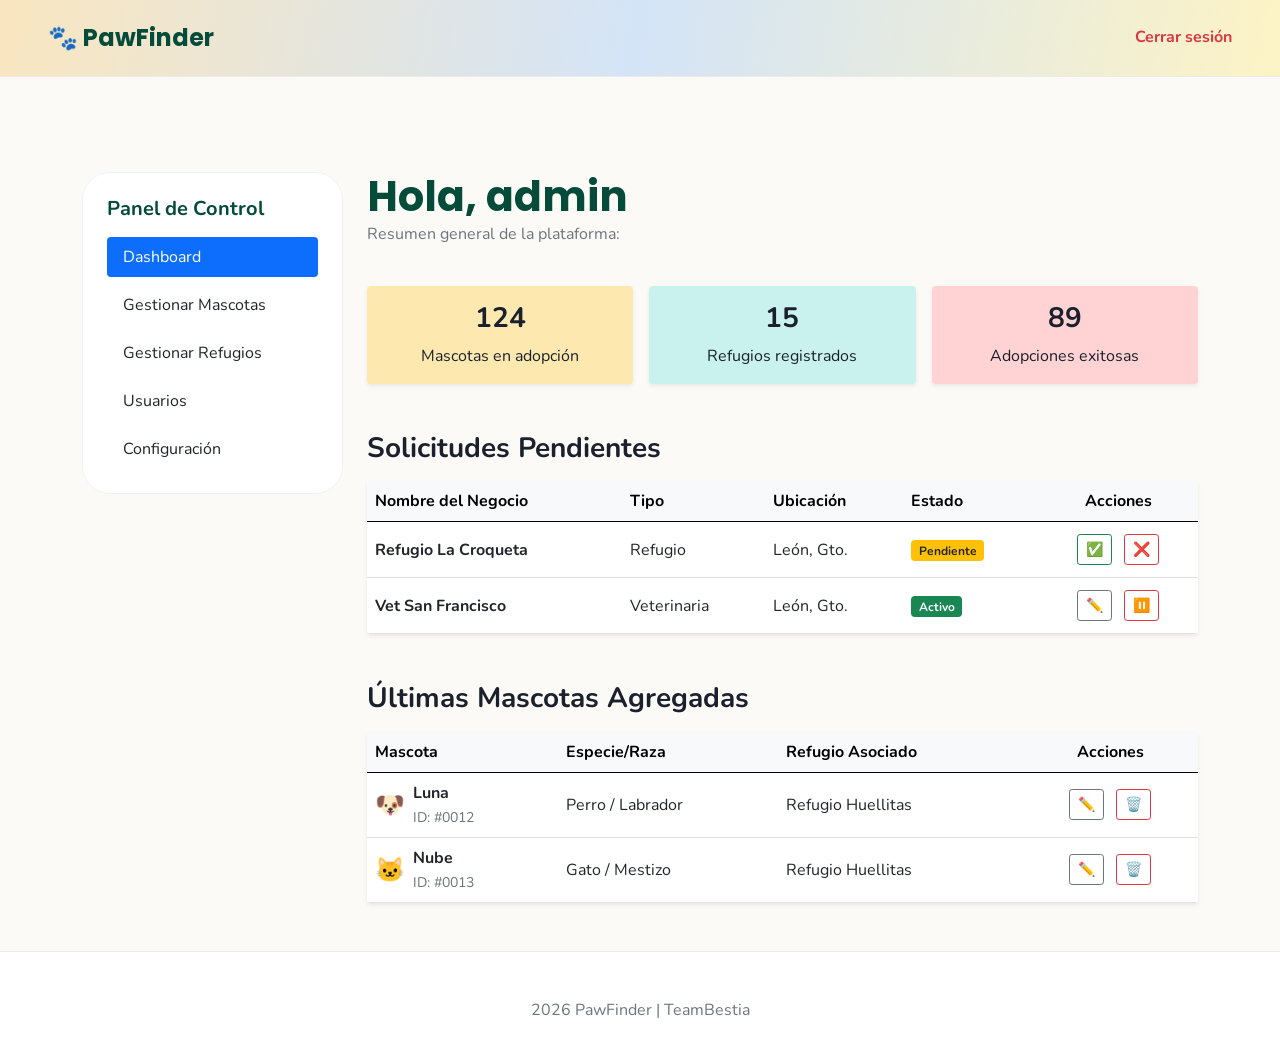
<file: admin.html>
<!DOCTYPE html>
<html lang="es">
<head>
    <meta charset="UTF-8">
    <meta name="viewport" content="width=device-width, initial-scale=1.0">
    <meta name="autor" content="TeamBestia: Araujo, González, Romo, Williams">
    <title>Panel de Administración | PawFinder</title>

    <link rel="preconnect" href="https://fonts.googleapis.com">
    <link rel="preconnect" href="https://fonts.gstatic.com" crossorigin>
    <link href="https://fonts.googleapis.com/css2?family=Nunito:wght@400;600;700;800&family=Poppins:wght@400;500;700;800&display=swap" rel="stylesheet">

    <link rel="stylesheet" href="CSS/bootstrap.min.css">
    <link rel="stylesheet" href="CSS/estilo.css">
</head>
<body>
    <header class="cabecera-fija">
        <nav class="navbar navbar-expand-lg container-fluid p-0">
            <a class="navbar-brand logo-texto" href="index.html"><span class="patita">🐾</span> PawFinder</a>
            <button class="navbar-toggler" type="button" data-bs-toggle="collapse" data-bs-target="#menuPrincipal" aria-controls="menuPrincipal" aria-expanded="false" aria-label="Abrir menú">
                <span class="navbar-toggler-icon"></span>
            </button>
            <div class="collapse navbar-collapse" id="menuPrincipal">
                <div class="menu-navegacion ms-lg-auto">
                    <a href="index.html" class="boton-limpiar text-danger fw-bold ms-3">Cerrar sesión</a>
                </div>
            </div>
        </nav>
    </header>

    <!-- Agregamos un poco de padding top extra por la cabecera fija apoco si agregamos mi victor -->
    <main class="container pt-5 mt-5 mb-5">
        <div class="row g-4">
            
            <!-- Barra lateral de navegación Admin -->
            <aside class="col-lg-3">
                <button class="btn-filtros d-lg-none w-100 mb-3" type="button" data-bs-toggle="collapse" data-bs-target="#panelAdmin" aria-expanded="false" aria-controls="panelAdmin">☰ Menú de Admin</button>
                
                <!-- Usamos una estructura similar a la de filtros para mantener el estilo visual -->
                <div class="panel-filtros collapse d-lg-block" id="panelAdmin">
                    <h5 class="fw-bold texto-verde mb-3">Panel de Control</h5>
                    <div class="nav flex-column nav-pills gap-2" id="v-pills-tab" role="tablist" aria-orientation="vertical">
                        <button class="nav-link active text-start" type="button">Dashboard</button>
                        <button class="nav-link text-start text-dark" type="button">Gestionar Mascotas</button>
                        <button class="nav-link text-start text-dark" type="button">Gestionar Refugios</button>
                        <button class="nav-link text-start text-dark" type="button">Usuarios</button>
                        <button class="nav-link text-start text-dark" type="button">Configuración</button>
                    </div>
                </div>
            </aside>

            <!-- Área principal del Administrador -->
            <section class="col-lg-9">
                <div class="encabezado-resultados mb-4">
                    <div>
                        <h1>Hola, admin</h1>
                        <p class="text-muted">Resumen general de la plataforma:</p>
                    </div>
                </div>

                <!-- Tarjetas de estadísticas (Dashboard) -->
                <div class="row g-3 mb-5">
                    <div class="col-md-4">
                        <div class="card border-0 shadow-sm fondo-amarillo h-100">
                            <div class="card-body text-center">
                                <h3 class="fw-bold">124</h3>
                                <p class="mb-0">Mascotas en adopción</p>
                            </div>
                        </div>
                    </div>
                    <div class="col-md-4">
                        <div class="card border-0 shadow-sm fondo-turquesa h-100">
                            <div class="card-body text-center">
                                <h3 class="fw-bold">15</h3>
                                <p class="mb-0">Refugios registrados</p>
                            </div>
                        </div>
                    </div>
                    <div class="col-md-4">
                        <div class="card border-0 shadow-sm fondo-coral h-100">
                            <div class="card-body text-center">
                                <h3 class="fw-bold">89</h3>
                                <p class="mb-0">Adopciones exitosas</p>
                            </div>
                        </div>
                    </div>
                </div>

                <!-- Tabla de gestión (Mockup) -->
                <h3 class="fw-bold mb-3">Solicitudes Pendientes</h3>
                <div class="table-responsive shadow-sm rounded">
                    <table class="table table-hover align-middle mb-0 bg-white">
                        <thead class="table-light">
                            <tr>
                                <th>Nombre del Negocio</th>
                                <th>Tipo</th>
                                <th>Ubicación</th>
                                <th>Estado</th>
                                <th class="text-center">Acciones</th>
                            </tr>
                        </thead>
                        <tbody>
                            <tr>
                                <td class="fw-bold">Refugio La Croqueta</td>
                                <td>Refugio</td>
                                <td>León, Gto.</td>
                                <td><span class="badge bg-warning text-dark">Pendiente</span></td>
                                <td class="text-center">
                                    <button class="btn btn-sm btn-outline-success m-1" title="Aprobar">✅</button>
                                    <button class="btn btn-sm btn-outline-danger m-1" title="Rechazar">❌</button>
                                </td>
                            </tr>
                            <tr>
                                <td class="fw-bold">Vet San Francisco</td>
                                <td>Veterinaria</td>
                                <td>León, Gto.</td>
                                <td><span class="badge bg-success">Activo</span></td>
                                <td class="text-center">
                                    <button class="btn btn-sm btn-outline-secondary m-1" title="Editar">✏️</button>
                                    <button class="btn btn-sm btn-outline-danger m-1" title="Suspender">⏸️</button>
                                </td>
                            </tr>
                        </tbody>
                    </table>
                </div>

                <div class="mt-5">
                    <h3 class="fw-bold mb-3">Últimas Mascotas Agregadas</h3>
                    <div class="table-responsive shadow-sm rounded">
                        <table class="table table-hover align-middle mb-0 bg-white">
                            <thead class="table-light">
                                <tr>
                                    <th>Mascota</th>
                                    <th>Especie/Raza</th>
                                    <th>Refugio Asociado</th>
                                    <th class="text-center">Acciones</th>
                                </tr>
                            </thead>
                            <tbody>
                                <tr>
                                    <td>
                                        <div class="d-flex align-items-center">
                                            <span class="fs-4 me-2">🐶</span>
                                            <div>
                                                <div class="fw-bold">Luna</div>
                                                <small class="text-muted">ID: #0012</small>
                                            </div>
                                        </div>
                                    </td>
                                    <td>Perro / Labrador</td>
                                    <td>Refugio Huellitas</td>
                                    <td class="text-center">
                                        <button class="btn btn-sm btn-outline-secondary m-1" title="Editar">✏️</button>
                                        <button class="btn btn-sm btn-outline-danger m-1" title="Eliminar">🗑️</button>
                                    </td>
                                </tr>
                                <tr>
                                    <td>
                                        <div class="d-flex align-items-center">
                                            <span class="fs-4 me-2">🐱</span>
                                            <div>
                                                <div class="fw-bold">Nube</div>
                                                <small class="text-muted">ID: #0013</small>
                                            </div>
                                        </div>
                                    </td>
                                    <td>Gato / Mestizo</td>
                                    <td>Refugio Huellitas</td>
                                    <td class="text-center">
                                        <button class="btn btn-sm btn-outline-secondary m-1" title="Editar">✏️</button>
                                        <button class="btn btn-sm btn-outline-danger m-1" title="Eliminar">🗑️</button>
                                    </td>
                                </tr>
                            </tbody>
                        </table>
                    </div>
                </div>

            </section>
        </div>
    </main>

    <footer class="pie-pagina mt-auto">
        <div class="container">
            <div class="row pt-3 text-center">
                <div class="col-12">
                    <p class="mb-0 text-muted"> 2026 PawFinder | TeamBestia</p>
                </div>
            </div>
        </div>
    </footer>

    <script src="../JS/bootstrap.bundle.min.js"></script>
</body>
</html>
</file>
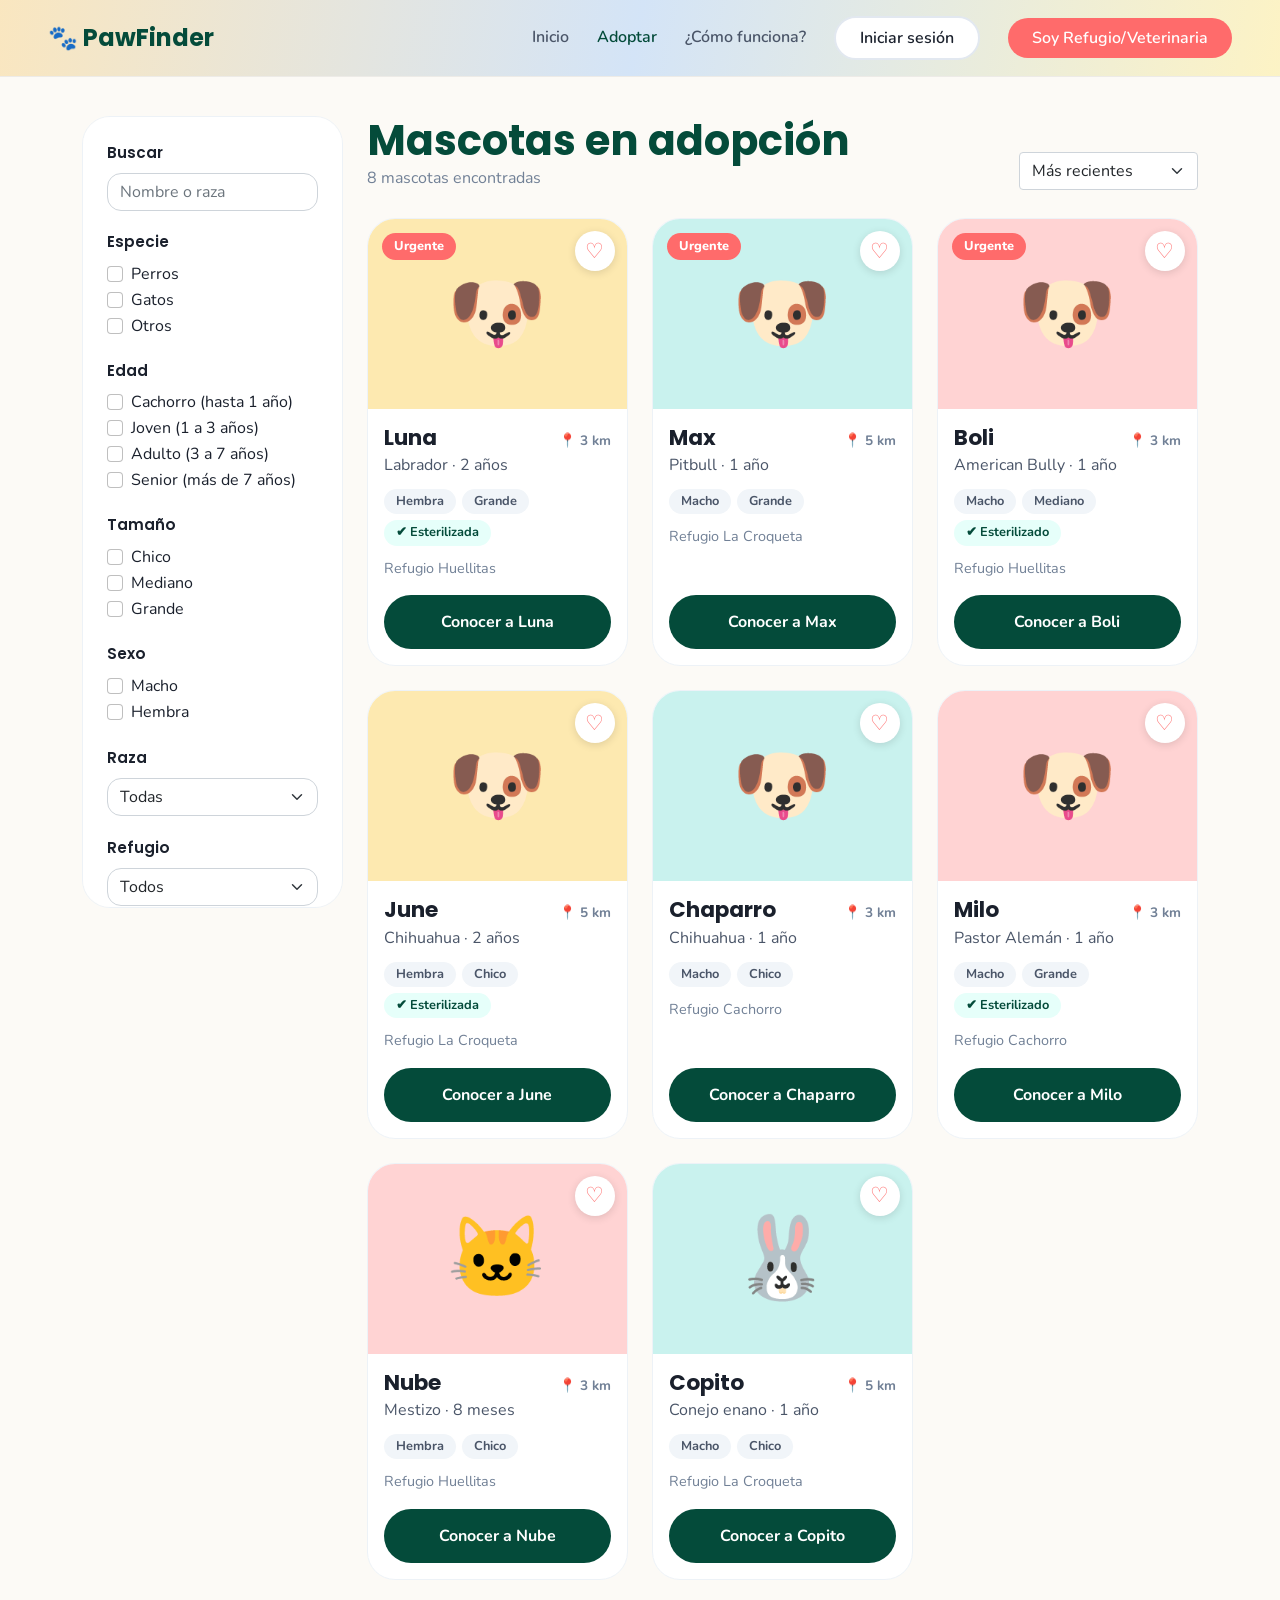
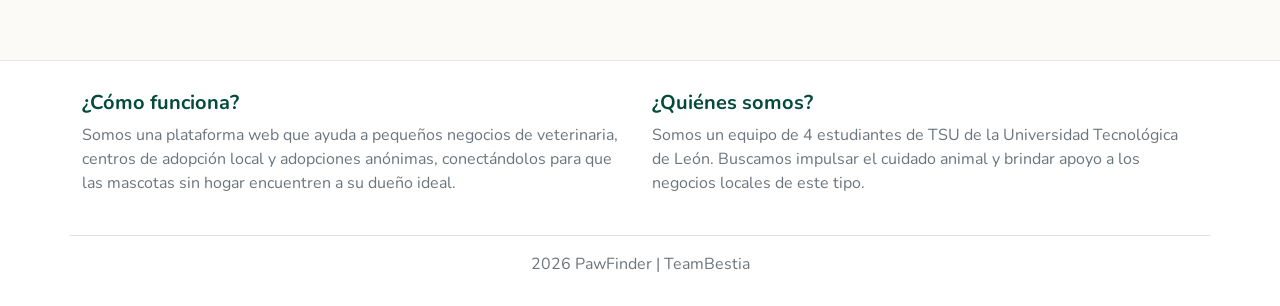
<file: adoptar.html>
<!DOCTYPE html>
<html lang="es">
<head>
    <meta charset="UTF-8">
    <meta name="viewport" content="width=device-width, initial-scale=1.0">
    <meta name="autor" content="TeamBestia: Araujo, González, Romo, Williams">
    <title>Adoptar | PawFinder</title>
 
    <link rel="preconnect" href="https://fonts.googleapis.com">
    <link rel="preconnect" href="https://fonts.gstatic.com" crossorigin>
    <link href="https://fonts.googleapis.com/css2?family=Nunito:wght@400;600;700;800&family=Poppins:wght@400;500;700;800&display=swap" rel="stylesheet">
 
    <link rel="stylesheet" href="CSS/bootstrap.min.css">
    <link rel="stylesheet" href="CSS/estilo.css">
</head>
<body>
    <header class="cabecera-fija">
        <nav class="navbar navbar-expand-lg container-fluid p-0">
            <!-- Si usas imagen de logo: <a class="navbar-brand" href="index.html"><img src="../IMG/TU-LOGO.png" alt="Logotipo de PawFinder"></a> -->
            <a class="navbar-brand logo-texto" href="index.html"><span class="patita">🐾</span> PawFinder</a>
            <button class="navbar-toggler" type="button" data-bs-toggle="collapse" data-bs-target="#menuPrincipal" aria-controls="menuPrincipal" aria-expanded="false" aria-label="Abrir menú">
                <span class="navbar-toggler-icon"></span>
            </button>
            <div class="collapse navbar-collapse" id="menuPrincipal">
                <div class="menu-navegacion ms-lg-auto">
                    <a href="index.html">Inicio</a>
                    <a href="adoptar.html" class="activo">Adoptar</a>
                    <a href="#como-funciona">¿Cómo funciona?</a>
                    <a href="login.html" class="boton-ingreso">Iniciar sesión</a>
                    <a href="registroRefugioYVeterinaria.html" class="boton-donar">Soy Refugio/Veterinaria</a>
                </div>
            </div>
        </nav>
    </header>
 
    <main class="container seccion-adoptar">
        <div class="row g-4">
            <!-- Barra lateral de filtros (en celular se despliega con el botón) -->
            <aside class="col-lg-3">
                <button class="btn-filtros d-lg-none w-100 mb-3" type="button" data-bs-toggle="collapse" data-bs-target="#panelFiltros" aria-expanded="false" aria-controls="panelFiltros">☰ Filtrar mascotas</button>
                <form class="panel-filtros collapse d-lg-block" id="panelFiltros">
            <div class="grupo-filtro"><label class="titulo-filtro" for="buscar">Buscar</label><input type="search" class="form-control" id="buscar" placeholder="Nombre o raza"></div>
            <fieldset class="grupo-filtro"><legend class="titulo-filtro">Especie</legend>
                <div class="form-check"><input class="form-check-input" type="checkbox" name="especie" id="especie-0" value="perro"><label class="form-check-label" for="especie-0">Perros</label></div>
                <div class="form-check"><input class="form-check-input" type="checkbox" name="especie" id="especie-1" value="gato"><label class="form-check-label" for="especie-1">Gatos</label></div>
                <div class="form-check"><input class="form-check-input" type="checkbox" name="especie" id="especie-2" value="otro"><label class="form-check-label" for="especie-2">Otros</label></div>
            </fieldset>
            <fieldset class="grupo-filtro"><legend class="titulo-filtro">Edad</legend>
                <div class="form-check"><input class="form-check-input" type="checkbox" name="edad" id="edad-0" value="cachorro"><label class="form-check-label" for="edad-0">Cachorro (hasta 1 año)</label></div>
                <div class="form-check"><input class="form-check-input" type="checkbox" name="edad" id="edad-1" value="joven"><label class="form-check-label" for="edad-1">Joven (1 a 3 años)</label></div>
                <div class="form-check"><input class="form-check-input" type="checkbox" name="edad" id="edad-2" value="adulto"><label class="form-check-label" for="edad-2">Adulto (3 a 7 años)</label></div>
                <div class="form-check"><input class="form-check-input" type="checkbox" name="edad" id="edad-3" value="senior"><label class="form-check-label" for="edad-3">Senior (más de 7 años)</label></div>
            </fieldset>
            <fieldset class="grupo-filtro"><legend class="titulo-filtro">Tamaño</legend>
                <div class="form-check"><input class="form-check-input" type="checkbox" name="tamano" id="tamano-0" value="chico"><label class="form-check-label" for="tamano-0">Chico</label></div>
                <div class="form-check"><input class="form-check-input" type="checkbox" name="tamano" id="tamano-1" value="mediano"><label class="form-check-label" for="tamano-1">Mediano</label></div>
                <div class="form-check"><input class="form-check-input" type="checkbox" name="tamano" id="tamano-2" value="grande"><label class="form-check-label" for="tamano-2">Grande</label></div>
            </fieldset>
            <fieldset class="grupo-filtro"><legend class="titulo-filtro">Sexo</legend>
                <div class="form-check"><input class="form-check-input" type="checkbox" name="sexo" id="sexo-0" value="macho"><label class="form-check-label" for="sexo-0">Macho</label></div>
                <div class="form-check"><input class="form-check-input" type="checkbox" name="sexo" id="sexo-1" value="hembra"><label class="form-check-label" for="sexo-1">Hembra</label></div>
            </fieldset>
            <div class="grupo-filtro"><label class="titulo-filtro" for="raza">Raza</label><select class="form-select" id="raza"><option>Todas</option><option>Labrador</option><option>Pitbull</option><option>American Bully</option><option>Chihuahua</option><option>Pastor Alemán</option><option>Mestizo</option><option>Conejo</option></select></div>
            <div class="grupo-filtro"><label class="titulo-filtro" for="refugio">Refugio</label><select class="form-select" id="refugio"><option>Todos</option><option>Refugio Huellitas</option><option>Refugio La Croqueta</option><option>Refugio Cachorro</option></select></div>
            <div class="grupo-filtro"><label class="titulo-filtro" for="distancia">Distancia máxima: <span>10 km</span></label><input type="range" class="form-range" id="distancia" min="1" max="20" value="10"></div>
            <fieldset class="grupo-filtro"><legend class="titulo-filtro">Salud y prioridad</legend>
                <div class="form-check form-switch"><input class="form-check-input" type="checkbox" role="switch" id="esterilizado"><label class="form-check-label" for="esterilizado">Solo esterilizados</label></div>
                <div class="form-check form-switch"><input class="form-check-input" type="checkbox" role="switch" id="vacunas"><label class="form-check-label" for="vacunas">Vacunas al día</label></div>
                <div class="form-check form-switch"><input class="form-check-input" type="checkbox" role="switch" id="urgente"><label class="form-check-label" for="urgente">Solo casos urgentes</label></div>
            </fieldset>
            <div class="d-grid gap-2"><button type="submit" class="btn-principal border-0">Aplicar filtros</button><button type="reset" class="btn-limpiar">Limpiar</button></div>
                </form>
            </aside>
 
            <!-- Resultados -->
            <section class="col-lg-9">
                <div class="encabezado-resultados">
                    <div>
                        <h1>Mascotas en adopción</h1>
                        <p class="mb-0">8 mascotas encontradas</p>
                    </div>
                    <select class="form-select w-auto" aria-label="Ordenar mascotas">
                        <option>Más recientes</option><option>Más cercanas</option><option>Urgentes primero</option>
                    </select>
                </div>
 
                <!-- Para usar foto real, cambia el emoji de cada tarjeta por: <img src="../IMG/luna.jpg" alt="Luna"> -->
                <div class="row row-cols-1 row-cols-sm-2 row-cols-xl-3 g-4">
                <div class="col" data-especie="perro" data-edad="2" data-tamano="grande" data-sexo="hembra" data-esterilizado="si" data-km="3">
                    <article class="card tarjeta-mascota h-100">
                        <div class="area-imagen fondo-amarillo"><span class="etiqueta-urgente">Urgente</span>
                            <button class="btn-favorito" type="button" aria-label="Guardar a Luna en favoritos">♡</button>
                            <span class="placeholder-mascota" aria-hidden="true">🐶</span>
                        </div>
                        <div class="card-body">
                            <div class="d-flex justify-content-between align-items-start gap-2">
                                <h3 class="nombre-mascota">Luna</h3><span class="distancia">📍 3 km</span>
                            </div>
                            <p class="raza">Labrador · 2 años</p>
                            <div class="chips"><span class="chip">Hembra</span><span class="chip">Grande</span><span class="chip chip-ok">✔ Esterilizada</span></div>
                            <p class="refugio">Refugio Huellitas</p>
                        </div>
                        <div class="px-3 pb-3"><a href="detalle-mascota.html" class="btn-principal d-block text-center">Conocer a Luna</a></div>
                    </article>
                </div>
                <div class="col" data-especie="perro" data-edad="1" data-tamano="grande" data-sexo="macho" data-esterilizado="no" data-km="5">
                    <article class="card tarjeta-mascota h-100">
                        <div class="area-imagen fondo-turquesa"><span class="etiqueta-urgente">Urgente</span>
                            <button class="btn-favorito" type="button" aria-label="Guardar a Max en favoritos">♡</button>
                            <span class="placeholder-mascota" aria-hidden="true">🐶</span>
                        </div>
                        <div class="card-body">
                            <div class="d-flex justify-content-between align-items-start gap-2">
                                <h3 class="nombre-mascota">Max</h3><span class="distancia">📍 5 km</span>
                            </div>
                            <p class="raza">Pitbull · 1 año</p>
                            <div class="chips"><span class="chip">Macho</span><span class="chip">Grande</span></div>
                            <p class="refugio">Refugio La Croqueta</p>
                        </div>
                        <div class="px-3 pb-3"><a href="detalle-mascota.html" class="btn-principal d-block text-center">Conocer a Max</a></div>
                    </article>
                </div>
                <div class="col" data-especie="perro" data-edad="1" data-tamano="mediano" data-sexo="macho" data-esterilizado="si" data-km="3">
                    <article class="card tarjeta-mascota h-100">
                        <div class="area-imagen fondo-coral"><span class="etiqueta-urgente">Urgente</span>
                            <button class="btn-favorito" type="button" aria-label="Guardar a Boli en favoritos">♡</button>
                            <span class="placeholder-mascota" aria-hidden="true">🐶</span>
                        </div>
                        <div class="card-body">
                            <div class="d-flex justify-content-between align-items-start gap-2">
                                <h3 class="nombre-mascota">Boli</h3><span class="distancia">📍 3 km</span>
                            </div>
                            <p class="raza">American Bully · 1 año</p>
                            <div class="chips"><span class="chip">Macho</span><span class="chip">Mediano</span><span class="chip chip-ok">✔ Esterilizado</span></div>
                            <p class="refugio">Refugio Huellitas</p>
                        </div>
                        <div class="px-3 pb-3"><a href="detalle-mascota.html" class="btn-principal d-block text-center">Conocer a Boli</a></div>
                    </article>
                </div>
                <div class="col" data-especie="perro" data-edad="2" data-tamano="chico" data-sexo="hembra" data-esterilizado="si" data-km="5">
                    <article class="card tarjeta-mascota h-100">
                        <div class="area-imagen fondo-amarillo">
                            <button class="btn-favorito" type="button" aria-label="Guardar a June en favoritos">♡</button>
                            <span class="placeholder-mascota" aria-hidden="true">🐶</span>
                        </div>
                        <div class="card-body">
                            <div class="d-flex justify-content-between align-items-start gap-2">
                                <h3 class="nombre-mascota">June</h3><span class="distancia">📍 5 km</span>
                            </div>
                            <p class="raza">Chihuahua · 2 años</p>
                            <div class="chips"><span class="chip">Hembra</span><span class="chip">Chico</span><span class="chip chip-ok">✔ Esterilizada</span></div>
                            <p class="refugio">Refugio La Croqueta</p>
                        </div>
                        <div class="px-3 pb-3"><a href="detalle-mascota.html" class="btn-principal d-block text-center">Conocer a June</a></div>
                    </article>
                </div>
                <div class="col" data-especie="perro" data-edad="1" data-tamano="chico" data-sexo="macho" data-esterilizado="no" data-km="3">
                    <article class="card tarjeta-mascota h-100">
                        <div class="area-imagen fondo-turquesa">
                            <button class="btn-favorito" type="button" aria-label="Guardar a Chaparro en favoritos">♡</button>
                            <span class="placeholder-mascota" aria-hidden="true">🐶</span>
                        </div>
                        <div class="card-body">
                            <div class="d-flex justify-content-between align-items-start gap-2">
                                <h3 class="nombre-mascota">Chaparro</h3><span class="distancia">📍 3 km</span>
                            </div>
                            <p class="raza">Chihuahua · 1 año</p>
                            <div class="chips"><span class="chip">Macho</span><span class="chip">Chico</span></div>
                            <p class="refugio">Refugio Cachorro</p>
                        </div>
                        <div class="px-3 pb-3"><a href="detalle-mascota.html" class="btn-principal d-block text-center">Conocer a Chaparro</a></div>
                    </article>
                </div>
                <div class="col" data-especie="perro" data-edad="1" data-tamano="grande" data-sexo="macho" data-esterilizado="si" data-km="3">
                    <article class="card tarjeta-mascota h-100">
                        <div class="area-imagen fondo-coral">
                            <button class="btn-favorito" type="button" aria-label="Guardar a Milo en favoritos">♡</button>
                            <span class="placeholder-mascota" aria-hidden="true">🐶</span>
                        </div>
                        <div class="card-body">
                            <div class="d-flex justify-content-between align-items-start gap-2">
                                <h3 class="nombre-mascota">Milo</h3><span class="distancia">📍 3 km</span>
                            </div>
                            <p class="raza">Pastor Alemán · 1 año</p>
                            <div class="chips"><span class="chip">Macho</span><span class="chip">Grande</span><span class="chip chip-ok">✔ Esterilizado</span></div>
                            <p class="refugio">Refugio Cachorro</p>
                        </div>
                        <div class="px-3 pb-3"><a href="detalle-mascota.html" class="btn-principal d-block text-center">Conocer a Milo</a></div>
                    </article>
                </div>
                <div class="col" data-especie="gato" data-edad="0.7" data-tamano="chico" data-sexo="hembra" data-esterilizado="no" data-km="3">
                    <article class="card tarjeta-mascota h-100">
                        <div class="area-imagen fondo-coral">
                            <button class="btn-favorito" type="button" aria-label="Guardar a Nube en favoritos">♡</button>
                            <span class="placeholder-mascota" aria-hidden="true">🐱</span>
                        </div>
                        <div class="card-body">
                            <div class="d-flex justify-content-between align-items-start gap-2">
                                <h3 class="nombre-mascota">Nube</h3><span class="distancia">📍 3 km</span>
                            </div>
                            <p class="raza">Mestizo · 8 meses</p>
                            <div class="chips"><span class="chip">Hembra</span><span class="chip">Chico</span></div>
                            <p class="refugio">Refugio Huellitas</p>
                        </div>
                        <div class="px-3 pb-3"><a href="detalle-mascota.html" class="btn-principal d-block text-center">Conocer a Nube</a></div>
                    </article>
                </div>
                <div class="col" data-especie="otro" data-edad="1" data-tamano="chico" data-sexo="macho" data-esterilizado="no" data-km="5">
                    <article class="card tarjeta-mascota h-100">
                        <div class="area-imagen fondo-turquesa">
                            <button class="btn-favorito" type="button" aria-label="Guardar a Copito en favoritos">♡</button>
                            <span class="placeholder-mascota" aria-hidden="true">🐰</span>
                        </div>
                        <div class="card-body">
                            <div class="d-flex justify-content-between align-items-start gap-2">
                                <h3 class="nombre-mascota">Copito</h3><span class="distancia">📍 5 km</span>
                            </div>
                            <p class="raza">Conejo enano · 1 año</p>
                            <div class="chips"><span class="chip">Macho</span><span class="chip">Chico</span></div>
                            <p class="refugio">Refugio La Croqueta</p>
                        </div>
                        <div class="px-3 pb-3"><a href="detalle-mascota.html" class="btn-principal d-block text-center">Conocer a Copito</a></div>
                    </article>
                </div>
                </div>
            </section>
        </div>
    </main>
 
  <footer class="pie-pagina">
        <div class="container">
            <div class="row text-start">
                <div class="col-md-6 mb-4" id="como-funciona">
                    <h5 class="fw-bold texto-verde">¿Cómo funciona?</h5>
                    <p class="text-muted">Somos una plataforma web que ayuda a pequeños negocios de veterinaria, centros de adopción local y adopciones anónimas, conectándolos para que las mascotas sin hogar encuentren a su dueño ideal.</p>
                </div>

                <div class="col-md-6 mb-4">
                    <h5 class="fw-bold texto-verde">¿Quiénes somos?</h5>
                    <p class="text-muted">Somos un equipo de 4 estudiantes de TSU de la Universidad Tecnológica de León. Buscamos impulsar el cuidado animal y brindar apoyo a los negocios locales de este tipo.</p>
                </div>
            </div>
            
            <div class="row pt-3 border-top text-center">
                <div class="col-12">
                    <p class="mb-0 text-muted"> 2026 PawFinder | TeamBestia</p>
                </div>
            </div>
        </div>
    </footer>
 
    <script src="../JS/bootstrap.bundle.min.js"></script>
</body>
</html>
</file>
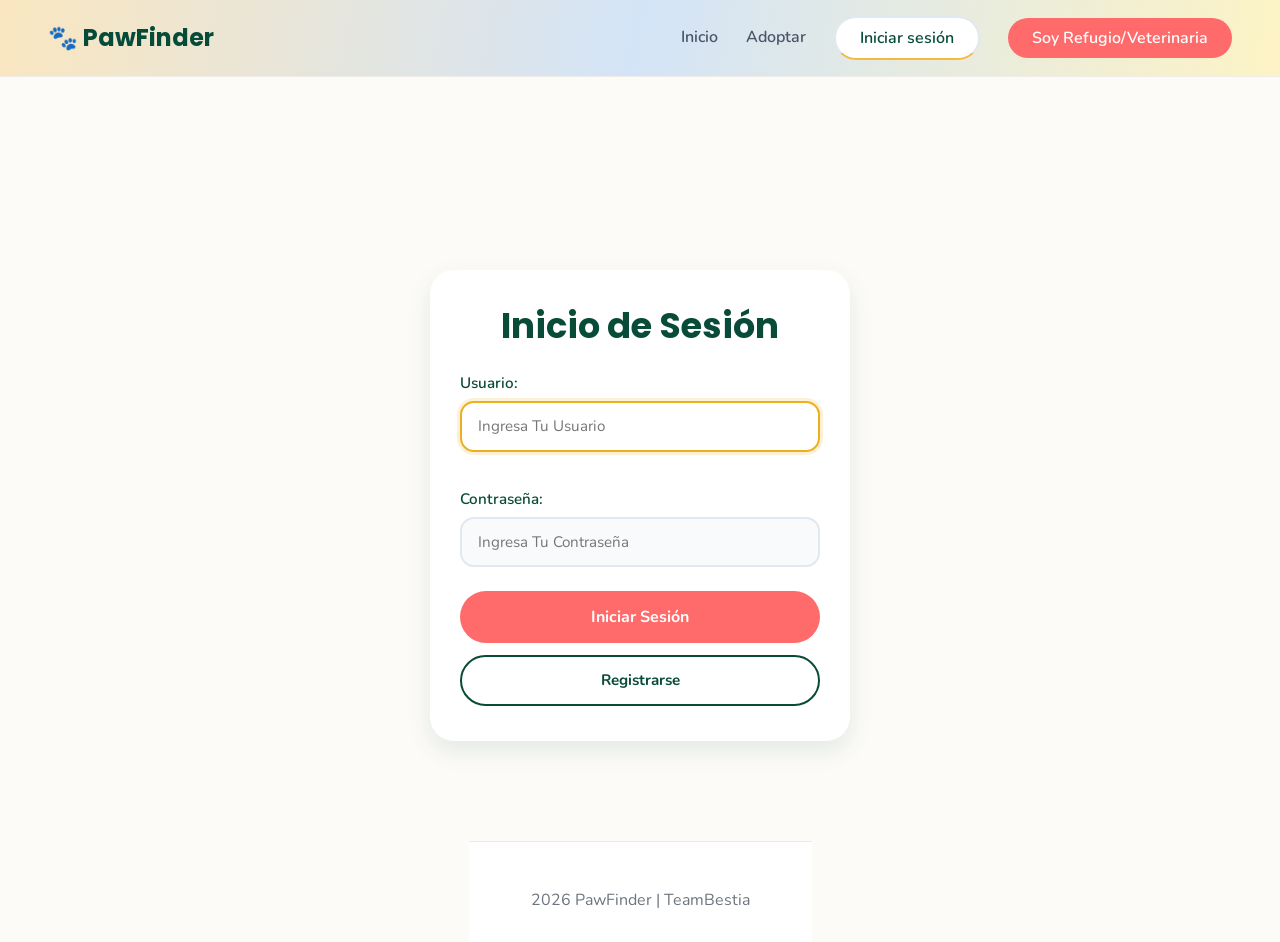
<file: login.html>
<!DOCTYPE html>
<html lang="es">
<head>
    <meta charset="UTF-8">
    <meta name="viewport" content="width=device-width, initial-scale=1.0">
    <title>Inicio de Sesión | PawFinder</title>

    <link rel="preconnect" href="https://fonts.googleapis.com">
    <link rel="preconnect" href="https://fonts.gstatic.com" crossorigin>
    <link href="https://fonts.googleapis.com/css2?family=Nunito:wght@400;600;700;800&family=Poppins:wght@400;500;700;800&display=swap" rel="stylesheet">
    
    <link rel="stylesheet" href="CSS/bootstrap.min.css">
    <link rel="stylesheet" href="CSS/estilo.css">

    <link rel="stylesheet" href="CSS/estiloFormularios.css">
</head>
<body>
    
    <header class="cabecera-fija">
        <nav class="navbar navbar-expand-lg container-fluid p-0">
            <a class="navbar-brand logo-texto" href="index.html"><span class="patita">🐾</span> PawFinder</a>
            <button class="navbar-toggler" type="button" data-bs-toggle="collapse" data-bs-target="#menuPrincipal" aria-controls="menuPrincipal" aria-expanded="false" aria-label="Abrir menú">
                <span class="navbar-toggler-icon"></span>
            </button>
            <div class="collapse navbar-collapse" id="menuPrincipal">
                <div class="menu-navegacion ms-lg-auto">
                    <a href="index.html">Inicio</a>
                    <a href="adoptar.html">Adoptar</a>
                    <a href="login.html" class="activo boton-ingreso">Iniciar sesión</a>
                    <a href="registroRefugioYVeterinaria.html" class="boton-donar">Soy Refugio/Veterinaria</a>
                </div>
            </div>
        </nav>
    </header>

    <!-- Envoltorio que da espacio para no taparse con la barra -->
    <div class="contenedor-login-seccion">
        <!-- Tarjeta blanca del formulario -->
        <div class="tarjeta-login">
            <h1 id="textoForm">Inicio de Sesión</h1>
            <form id="formLogin" action="login.php" method="POST">
                <label for="username" class="textoForm">Usuario:</label>
                <input type="text" id="username" name="username" required placeholder="Ingresa Tu Usuario" autofocus><br><br>
                
                <label for="password" class="textoForm">Contraseña:</label>
                <input type="password" id="password" name="password" required placeholder="Ingresa Tu Contraseña"><br><br>
                
                <input type="submit" value="Iniciar Sesión" class="btn-login-submit">
                <input type="button" value="Registrarse" class="btn-login-registro" onclick="window.location.href='registro.html'">
            </form>
        </div>
    </div>

<script>
        document.getElementById('formLogin').addEventListener('submit', function(evento) {
            let usuario = document.getElementById('username').value;
            let contra = document.getElementById('password').value;

            if (usuario === 'admin' && contra === 'admin') {
                evento.preventDefault(); 
                window.location.href = 'admin.html'; 
            }
        });
    </script>
</body>
</html>

 <footer class="pie-pagina mt-auto">
        <div class="container">
            <div class="row pt-3 text-center">
                <div class="col-12">
                    <p class="mb-0 text-muted"> 2026 PawFinder | TeamBestia</p>
                </div>
            </div>
        </div>
    </footer>

    <script src="../JS/bootstrap.bundle.min.js"></script>

    
</body>
</html>
</file>
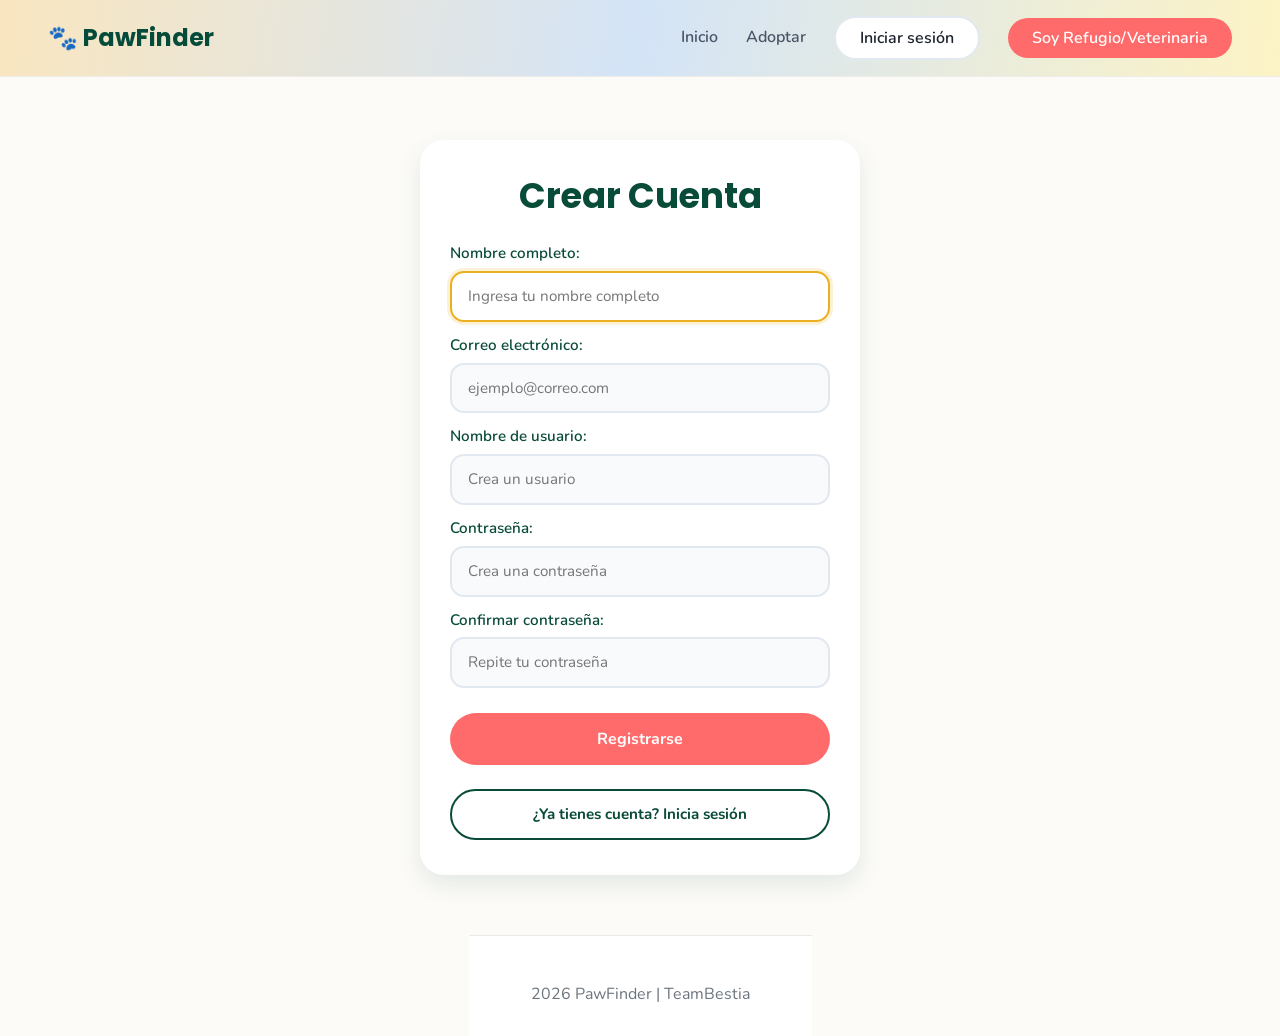
<file: registro.html>
<!DOCTYPE html>
<html lang="es">
<head>
    <meta charset="UTF-8">
    <meta name="viewport" content="width=device-width, initial-scale=1.0">
    <title>Registro | PawFinder</title>

    <link rel="preconnect" href="https://fonts.googleapis.com">
    <link rel="preconnect" href="https://fonts.gstatic.com" crossorigin>
    <link href="https://fonts.googleapis.com/css2?family=Nunito:wght@400;600;700;800&family=Poppins:wght@400;500;700;800&display=swap" rel="stylesheet">
    
    <link rel="stylesheet" href="CSS/bootstrap.min.css">
    <link rel="stylesheet" href="CSS/estilo.css">
    <link rel="stylesheet" href="CSS/estiloFormularios.css">
</head>
<body>
    
    <header class="cabecera-fija">
        <nav class="navbar navbar-expand-lg container-fluid p-0">
            <a class="navbar-brand logo-texto" href="index.html"><span class="patita">🐾</span> PawFinder</a>
            <button class="navbar-toggler" type="button" data-bs-toggle="collapse" data-bs-target="#menuPrincipal" aria-controls="menuPrincipal" aria-expanded="false" aria-label="Abrir menú">
                <span class="navbar-toggler-icon"></span>
            </button>
            <div class="collapse navbar-collapse" id="menuPrincipal">
                <div class="menu-navegacion ms-lg-auto">
                    <a href="index.html">Inicio</a>
                    <a href="adoptar.html">Adoptar</a>
                    <a href="login.html" class="boton-ingreso">Iniciar sesión</a>
                    <a href="registroRefugioYVeterinaria.html" class="boton-donar">Soy Refugio/Veterinaria</a>
                </div>
            </div>
        </nav>
    </header>

    <div class="contenedor-formulario-pagina">
        <div class="tarjeta-formulario">
            <h1 id="textoForm">Crear Cuenta</h1>
            
            <form action="registro.php" method="POST">
                <label for="nombre" class="textoForm">Nombre completo:</label>
                <input type="text" id="nombre" name="nombre" required placeholder="Ingresa tu nombre completo" autofocus>

                <label for="email" class="textoForm">Correo electrónico:</label>
                <input type="email" id="email" name="email" required placeholder="ejemplo@correo.com">

                <label for="username" class="textoForm">Nombre de usuario:</label>
                <input type="text" id="username" name="username" required placeholder="Crea un usuario">
                
                <label for="password" class="textoForm">Contraseña:</label>
                <input type="password" id="password" name="password" required placeholder="Crea una contraseña">

                <label for="confirm_password" class="textoForm">Confirmar contraseña:</label>
                <input type="password" id="confirm_password" name="confirm_password" required placeholder="Repite tu contraseña">
                
                <div class="grupo-botones">
                    <button type="submit" class="btn-principal">Registrarse</button>
                    <button type="button" class="btn-secundario" onclick="window.location.href='login.html'">¿Ya tienes cuenta? Inicia sesión</button>
                </div>
            </form>
        </div>
    </div>

     <footer class="pie-pagina mt-auto">
        <div class="container">
            <div class="row pt-3 text-center">
                <div class="col-12">
                    <p class="mb-0 text-muted"> 2026 PawFinder | TeamBestia</p>
                </div>
            </div>
        </div>
    </footer>

    <script src="../JS/bootstrap.bundle.min.js"></script>

</body>
</html>
</file>
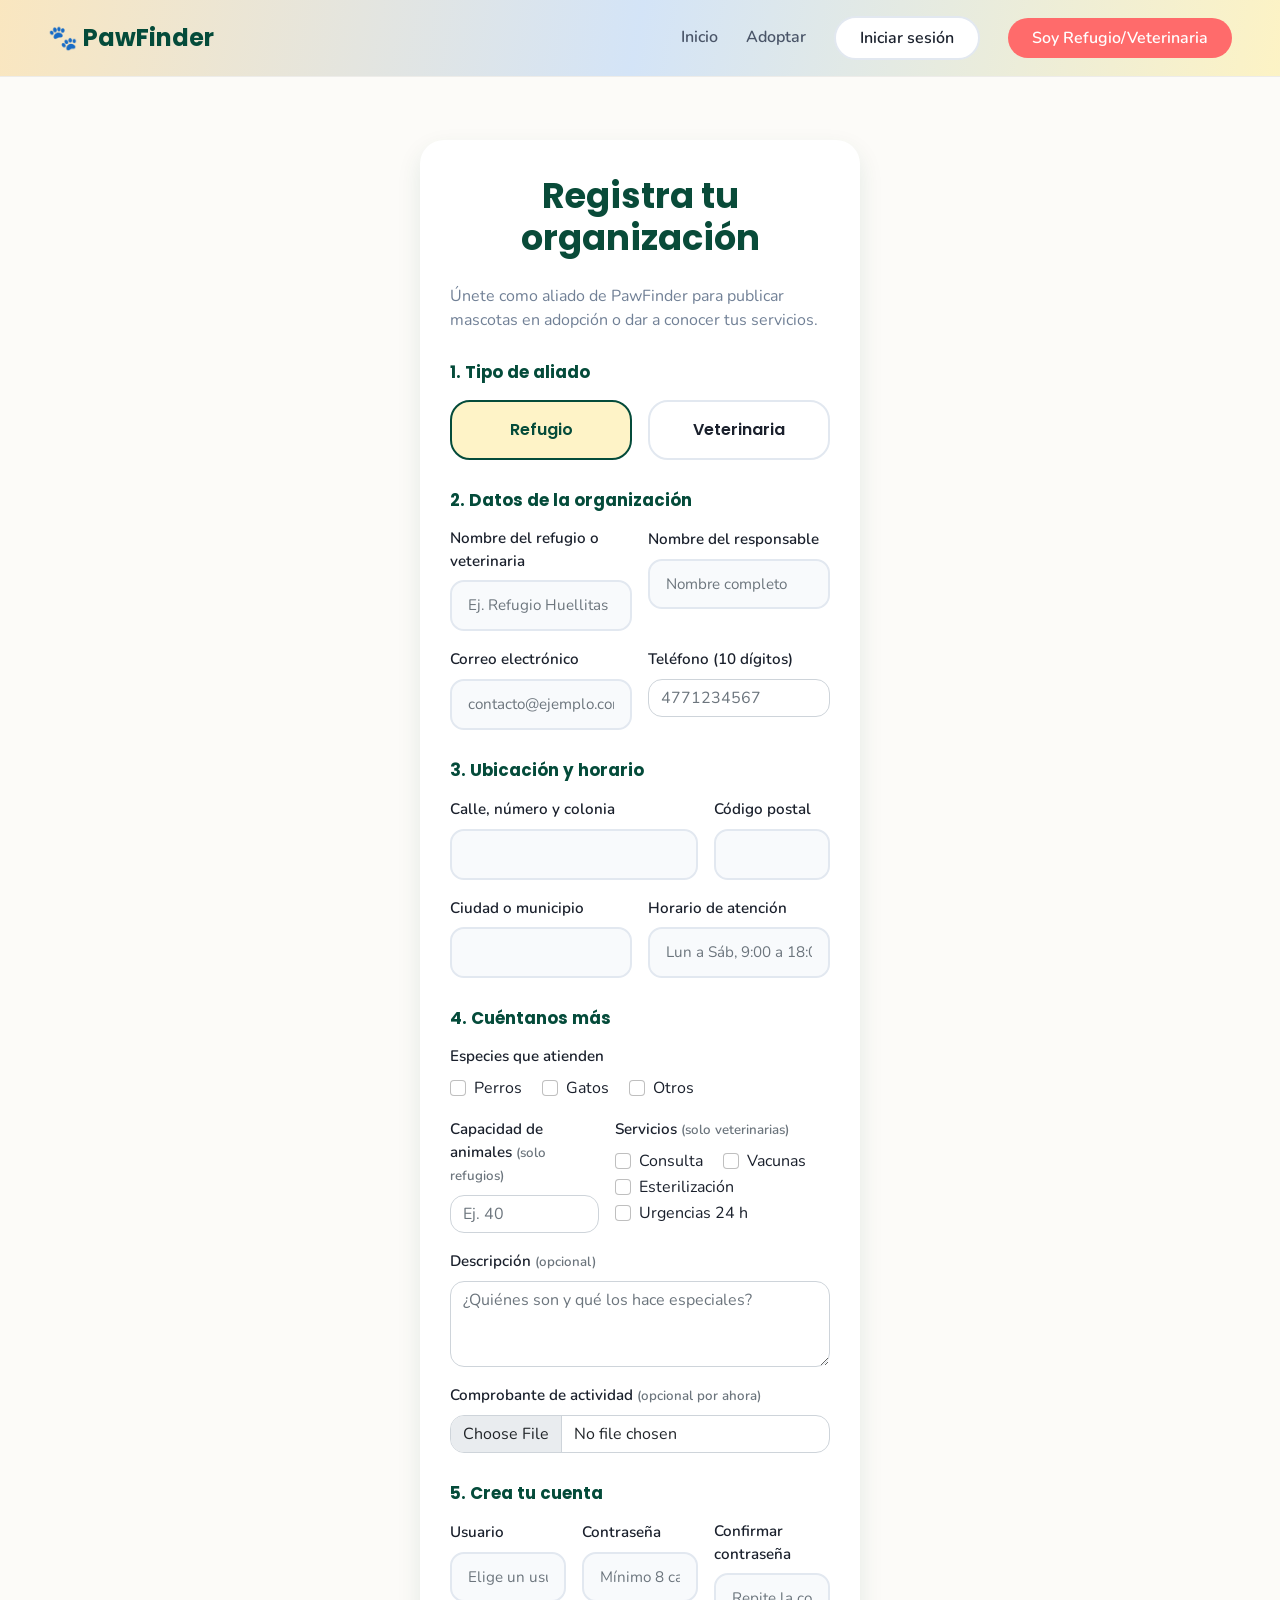
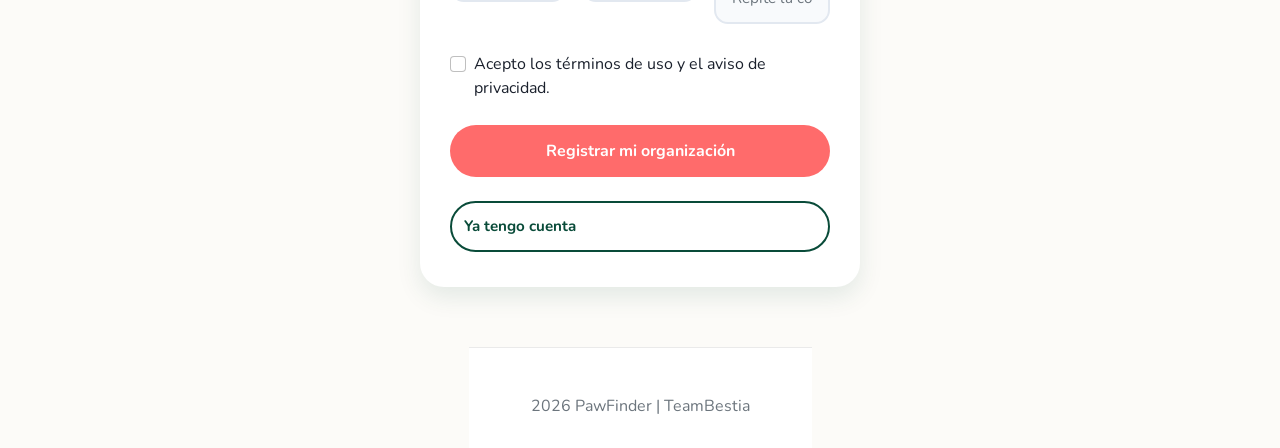
<file: registroRefugioYVeterinaria.html>
<!DOCTYPE html>
<html lang="es">
<head>
    <meta charset="UTF-8">
    <meta name="viewport" content="width=device-width, initial-scale=1.0">
    <title>Registro de aliados | PawFinder</title>

    <link rel="preconnect" href="https://fonts.googleapis.com">
    <link rel="preconnect" href="https://fonts.gstatic.com" crossorigin>
    <link href="https://fonts.googleapis.com/css2?family=Nunito:wght@400;600;700;800&family=Poppins:wght@400;500;700;800&display=swap" rel="stylesheet">

    <link rel="stylesheet" href="CSS/bootstrap.min.css">
    <link rel="stylesheet" href="CSS/estilo.css">
    <link rel="stylesheet" href="CSS/estiloFormularios.css">
</head>
<body>

    <header class="cabecera-fija">
        <nav class="navbar navbar-expand-lg container-fluid p-0">
            <a class="navbar-brand logo-texto" href="index.html"><span class="patita">🐾</span> PawFinder</a>
            <button class="navbar-toggler" type="button" data-bs-toggle="collapse" data-bs-target="#menuPrincipal" aria-controls="menuPrincipal" aria-expanded="false" aria-label="Abrir menú">
                <span class="navbar-toggler-icon"></span>
            </button>
            <div class="collapse navbar-collapse" id="menuPrincipal">
                <div class="menu-navegacion ms-lg-auto">
                    <a href="index.html">Inicio</a>
                    <a href="adoptar.html">Adoptar</a>
                    <a href="login.html" class="boton-ingreso">Iniciar sesión</a>
                    <a href="registroRefugioYVeterinaria.html" class="boton-donar">Soy Refugio/Veterinaria</a>
                </div>
            </div>
        </nav>
    </header>

    <div class="contenedor-formulario-pagina">
        <div class="tarjeta-formulario tarjeta-formulario--ancha">
            <h1 id="textoForm">Registra tu organización</h1>
            <p class="subtitulo-formulario">Únete como aliado de PawFinder para publicar mascotas en adopción o dar a conocer tus servicios.</p>

            <form action="registroAliado.php" method="POST" enctype="multipart/form-data">

                <fieldset class="seccion-form">
                    <legend>1. Tipo de aliado</legend>
                    <div class="row g-3">
                        <div class="col-6">
                            <input type="radio" class="btn-check" name="tipo" id="tipoRefugio" value="refugio" checked>
                            <label class="opcion-tipo" for="tipoRefugio"><span aria-hidden="true"></span> Refugio</label>
                        </div>
                        <div class="col-6">
                            <input type="radio" class="btn-check" name="tipo" id="tipoVeterinaria" value="veterinaria">
                            <label class="opcion-tipo" for="tipoVeterinaria"><span aria-hidden="true"></span> Veterinaria</label>
                        </div>
                    </div>
                </fieldset>

                <fieldset class="seccion-form">
                    <legend>2. Datos de la organización</legend>
                    <div class="row g-3">
                        <div class="col-md-6">
                            <label for="nombreOrg" class="form-label">Nombre del refugio o veterinaria</label>
                            <input type="text" class="form-control" id="nombreOrg" name="nombreOrg" required placeholder="Ej. Refugio Huellitas">
                        </div>
                        <div class="col-md-6">
                            <label for="responsable" class="form-label">Nombre del responsable</label>
                            <input type="text" class="form-control" id="responsable" name="responsable" required placeholder="Nombre completo">
                        </div>
                        <div class="col-md-6">
                            <label for="correo" class="form-label">Correo electrónico</label>
                            <input type="email" class="form-control" id="correo" name="correo" required placeholder="contacto@ejemplo.com">
                        </div>
                        <div class="col-md-6">
                            <label for="telefono" class="form-label">Teléfono (10 dígitos)</label>
                            <input type="tel" class="form-control" id="telefono" name="telefono" required pattern="[0-9]{10}" maxlength="10" inputmode="numeric" placeholder="4771234567">
                        </div>
                    </div>
                </fieldset>

                <fieldset class="seccion-form">
                    <legend>3. Ubicación y horario</legend>
                    <div class="row g-3">
                        <div class="col-md-8">
                            <label for="direccion" class="form-label">Calle, número y colonia</label>
                            <input type="text" class="form-control" id="direccion" name="direccion" required>
                        </div>
                        <div class="col-md-4">
                            <label for="cp" class="form-label">Código postal</label>
                            <input type="text" class="form-control" id="cp" name="cp" required pattern="[0-9]{5}" maxlength="5" inputmode="numeric">
                        </div>
                        <div class="col-md-6">
                            <label for="municipio" class="form-label">Ciudad o municipio</label>
                            <input type="text" class="form-control" id="municipio" name="municipio" required>
                        </div>
                        <div class="col-md-6">
                            <label for="horario" class="form-label">Horario de atención</label>
                            <input type="text" class="form-control" id="horario" name="horario" placeholder="Lun a Sáb, 9:00 a 18:00">
                        </div>
                    </div>
                </fieldset>

                <fieldset class="seccion-form">
                    <legend>4. Cuéntanos más</legend>
                    <p class="form-label mb-2">Especies que atienden</p>
                    <div class="mb-3">
                        <div class="form-check form-check-inline"><input class="form-check-input" type="checkbox" name="especies" id="espPerros" value="perros"><label class="form-check-label" for="espPerros">Perros</label></div>
                        <div class="form-check form-check-inline"><input class="form-check-input" type="checkbox" name="especies" id="espGatos" value="gatos"><label class="form-check-label" for="espGatos">Gatos</label></div>
                        <div class="form-check form-check-inline"><input class="form-check-input" type="checkbox" name="especies" id="espOtros" value="otros"><label class="form-check-label" for="espOtros">Otros</label></div>
                    </div>

                    <div class="row g-3">
                        <div class="col-md-5">
                            <label for="capacidad" class="form-label">Capacidad de animales <small class="text-muted">(solo refugios)</small></label>
                            <input type="number" class="form-control" id="capacidad" name="capacidad" min="1" placeholder="Ej. 40">
                        </div>
                        <div class="col-md-7">
                            <p class="form-label mb-2">Servicios <small class="text-muted">(solo veterinarias)</small></p>
                            <div class="form-check form-check-inline"><input class="form-check-input" type="checkbox" name="servicios" id="serConsulta" value="consulta"><label class="form-check-label" for="serConsulta">Consulta</label></div>
                            <div class="form-check form-check-inline"><input class="form-check-input" type="checkbox" name="servicios" id="serVacunas" value="vacunas"><label class="form-check-label" for="serVacunas">Vacunas</label></div>
                            <div class="form-check form-check-inline"><input class="form-check-input" type="checkbox" name="servicios" id="serEsteril" value="esterilizacion"><label class="form-check-label" for="serEsteril">Esterilización</label></div>
                            <div class="form-check form-check-inline"><input class="form-check-input" type="checkbox" name="servicios" id="serUrgencias" value="urgencias"><label class="form-check-label" for="serUrgencias">Urgencias 24 h</label></div>
                        </div>
                        <div class="col-12">
                            <label for="descripcion" class="form-label">Descripción <small class="text-muted">(opcional)</small></label>
                            <textarea class="form-control" id="descripcion" name="descripcion" rows="3" maxlength="300" placeholder="¿Quiénes son y qué los hace especiales?"></textarea>
                        </div>
                        <div class="col-12">
                            <label for="comprobante" class="form-label">Comprobante de actividad <small class="text-muted">(opcional por ahora)</small></label>
                            <input type="file" class="form-control" id="comprobante" name="comprobante" accept=".pdf,.jpg,.jpeg,.png">
                        </div>
                    </div>
                </fieldset>

                <fieldset class="seccion-form">
                    <legend>5. Crea tu cuenta</legend>
                    <div class="row g-3">
                        <div class="col-md-4">
                            <label for="username" class="form-label">Usuario</label>
                            <input type="text" class="form-control" id="username" name="username" required placeholder="Elige un usuario">
                        </div>
                        <div class="col-md-4">
                            <label for="password" class="form-label">Contraseña</label>
                            <input type="password" class="form-control" id="password" name="password" required minlength="8" placeholder="Mínimo 8 caracteres">
                        </div>
                        <div class="col-md-4">
                            <label for="password2" class="form-label">Confirmar contraseña</label>
                            <input type="password" class="form-control" id="password2" name="password2" required minlength="8" placeholder="Repite la contraseña">
                        </div>
                    </div>
                </fieldset>

                <div class="form-check mb-4">
                    <input class="form-check-input" type="checkbox" id="terminos" name="terminos" required>
                    <label class="form-check-label" for="terminos">Acepto los términos de uso y el aviso de privacidad.</label>
                </div>

                <div class="grupo-botones">
                    <button type="submit" class="btn-principal">Registrar mi organización</button>
                    <a href="login.html" class="btn-secundario">Ya tengo cuenta</a>
                </div>
            </form>
        </div>
    </div>

     <footer class="pie-pagina mt-auto">
        <div class="container">
            <div class="row pt-3 text-center">
                <div class="col-12">
                    <p class="mb-0 text-muted"> 2026 PawFinder | TeamBestia</p>
                </div>
            </div>
        </div>
    </footer>

    
    <script src="../JS/bootstrap.bundle.min.js"></script>
</body>
</html>
</file>
<file: CSS/estilo.css>
/* =========================================
   VARIABLES GLOBALES
   ========================================= */
:root {
    --bg-crema: #FCFAF6;
    --texto-oscuro: #1A202C;
    --texto-verde: #044B3A;
    --color-coral: #FF6B6B;
    --color-amarillo: #F4B942;
    --amarillo-pedigree: #F2A900;
    --turquesa: #4ECDC4;

    --fuente-titulos: 'Poppins', sans-serif;
    --fuente-textos: 'Nunito', sans-serif;

    /* Alto aproximado del navbar: se usa para que hero y carrusel llenen la pantalla */
    --alto-nav: 76px;
}

/* Sin reset global (* {margin:0; padding:0}): Bootstrap ya trae su propio reboot */
body {
    background-color: var(--bg-crema);
    font-family: var(--fuente-textos);
    color: var(--texto-oscuro);
}

/* =========================================
   NAVBAR
   ========================================= */
.cabecera-fija {
    position: sticky;
    top: 0;
    z-index: 1030;
    min-height: var(--alto-nav);
    display: flex;
    align-items: center;
    background-color: var(--bg-crema);
    box-shadow: 0 1px 0 rgba(0, 0, 0, 0.06);
}
.cabecera-fija { padding-inline: clamp(16px, 4vw, 48px); }
.cabecera-fija .navbar { width: 100%; padding-inline: 0; }
.navbar-brand img { height: 40px; width: auto; }

.logo-texto {
    font-family: var(--fuente-titulos);
    font-weight: 700;
    font-size: 1.5rem;
    color: var(--texto-verde);
}
.logo-texto:hover { color: var(--texto-verde); }
.patita { color: var(--color-coral); }

.menu-navegacion {
    display: flex;
    gap: 28px;
    align-items: center;
}
.menu-navegacion a {
    text-decoration: none;
    color: #4A5568;
    font-weight: 600;
    transition: color 0.3s ease;
}
.menu-navegacion a:hover,
.menu-navegacion a.activo {
    color: var(--texto-verde);
}
.menu-navegacion a:not(.boton-ingreso):not(.boton-donar) {
    border-bottom: 2px solid transparent;
    transition: color 0.3s ease, border-color 0.3s ease; 
}

.menu-navegacion a:not(.boton-ingreso):not(.boton-donar):hover,
.menu-navegacion a.activo {
    border-bottom: 2px solid var(--color-amarillo);
    color: var(--texto-verde);
}

.menu-navegacion .boton-ingreso {
    background-color: white;
    border: 2px solid #E2E8F0;
    padding: 8px 24px;
    border-radius: 50px;
    color: var(--texto-oscuro);
}
.menu-navegacion .boton-donar {
    background-color: var(--color-coral);
    color: white;
    padding: 8px 24px;
    border-radius: 50px;
}
.menu-navegacion .boton-donar:hover { color: white; }

/* Aura de colores pasiva en el navbar: tonos amarillos y azules */
.cabecera-fija::before {
    content: "";
    position: absolute;
    inset: 0;
    z-index: 0;
    pointer-events: none;
    background-size: 200% 100%;
    background-image: linear-gradient(100deg,
        rgba(244, 185, 66, 0.30),
        rgba(96, 165, 250, 0.26),
        rgba(253, 224, 71, 0.28),
        rgba(56, 189, 248, 0.24),
        rgba(244, 185, 66, 0.30));
    animation: aura-navbar 14s linear infinite;
}
.cabecera-fija .navbar { position: relative; z-index: 2; }

@keyframes aura-navbar {
    to { background-position: 200% 0; }
}
@media (prefers-reduced-motion: reduce) {
    .cabecera-fija::before { animation: none; }
}

/* Botón hamburguesa: ícono propio para que se vea en cualquier versión de Bootstrap */
.navbar-toggler {
    border: 2px solid var(--texto-verde);
    border-radius: 12px;
    padding: 6px 10px;
}
.navbar-toggler:focus { box-shadow: 0 0 0 3px rgba(244, 185, 66, 0.5); }
.navbar-toggler-icon {
    background-image: url("data:image/svg+xml,%3csvg xmlns='http://www.w3.org/2000/svg' viewBox='0 0 30 30'%3e%3cpath stroke='%23044B3A' stroke-linecap='round' stroke-miterlimit='10' stroke-width='2' d='M4 7h22M4 15h22M4 23h22'/%3e%3c/svg%3e");
}

/* Menú desplegable en celular / tablet */
@media (max-width: 991.98px) {
    .menu-navegacion {
        flex-direction: column;
        align-items: flex-start;
        gap: 14px;
        padding: 16px 0;
    }
}

/* =========================================
   SECCIÓN 1: HERO (ocupa toda la pantalla)
   ========================================= */
.seccion-inicio {
    min-height: calc(100vh - var(--alto-nav));
    display: flex;
    align-items: center;
    padding-block: 32px;
}

.badge-custom {
    background-color: #FEF3C7;
    color: #B45309;
    padding: 5px 15px;
    border-radius: 20px;
    font-weight: 700;
    font-size: 0.85rem;
    display: inline-block;
    margin-bottom: 20px;
}

.textos-inicio h1 {
    font-family: var(--fuente-titulos);
    font-size: clamp(2.4rem, 6vw, 4.5rem);
    font-weight: 700;
    line-height: 1.1;
    margin-bottom: 20px;
}
.texto-verde { color: var(--texto-verde); }

.textos-inicio p {
    font-size: 1.2rem;
    color: #718096;
    margin-bottom: 36px;
    max-width: 90%;
}

.botones-hero {
    display: flex;
    flex-wrap: wrap;
    gap: 16px;
    align-items: center;
}
.btn-principal {
    background-color: var(--texto-verde);
    color: white;
    padding: 15px 30px;
    border-radius: 50px;
    text-decoration: none;
    font-weight: 700;
    transition: transform 0.2s;
}
.btn-principal:hover { transform: translateY(-3px); color: white; }

.btn-secundario {
    color: var(--texto-oscuro);
    text-decoration: none;
    font-weight: 700;
    border: 1px solid #CBD5E0;
    padding: 14px 25px;
    border-radius: 50px;
}

/* Decoración orgánica: el contenedor tiene alto fijo para que la forma nunca invada el texto */
.imagen-inicio {
    position: relative;
    isolation: isolate;
    display: flex;
    align-items: center;
    justify-content: center;
    height: clamp(300px, 45vh, 480px);
    margin-top: 32px;
}
.forma-organica-amarilla {
    position: absolute;
    height: 90%;
    max-width: 85%;
    aspect-ratio: 8 / 9;
    background-color: var(--color-amarillo);
    border-radius: 60% 40% 30% 70% / 60% 30% 70% 40%;
    z-index: 0;
    top: 50%;
    left: 50%;
    transform: translate(-50%, -50%);
}
.img-mascotas {
    position: relative;
    z-index: 1;
    max-height: 100%;
    object-fit: contain;
}
.tarjeta-flotante {
    position: absolute;
    z-index: 2;
    bottom: 5%;
    right: 0;
    background: white;
    padding: 12px 20px;
    border-radius: 15px;
    display: flex;
    align-items: center;
    gap: 14px;
    text-align: left;
}
.icono-check {
    background-color: #E6FFFA;
    padding: 10px;
    border-radius: 50%;
}

/* =========================================
   SECCIÓN 2: CARRUSEL A PANTALLA COMPLETA
   ========================================= */
.seccion-carrusel-full {
    height: calc(100vh - var(--alto-nav));
    min-height: 520px;
}
.carousel,
.carousel-inner,
.carousel-item { height: 100%; }

.bg-amarillo-pedigree { background-color: var(--amarillo-pedigree); }
.bg-coral-suave { background-color: #FA8072; }
.bg-turquesa { background-color: var(--turquesa); }

.texto-carrusel-blanco { color: white; }

.titulo-gigante {
    font-family: var(--fuente-titulos);
    font-size: clamp(2.4rem, 7vw, 5rem);
    font-weight: 800;
    line-height: 1.05;
    margin-bottom: 20px;
    text-shadow: 2px 2px 4px rgba(0, 0, 0, 0.1);
}
.btn-blanco {
    display: inline-block;
    background-color: white;
    color: var(--texto-oscuro);
    padding: 12px 30px;
    border-radius: 50px;
    text-decoration: none;
    font-weight: 700;
}
.btn-blanco:hover { color: var(--texto-oscuro); }

.img-carrusel {
    max-height: 70vh;
    object-fit: contain;
}

/* Celular: imagen más chica para que quepa debajo del texto */
@media (max-width: 767.98px) {
    .img-carrusel { max-height: 28vh; }
    .carousel-item .text-end { text-align: center !important; }
    .texto-carrusel-blanco { text-align: center; }
}

/* =========================================
   SECCIÓN 3: TESTIMONIOS
   ========================================= */
.seccion-testimonios {
    position: relative;
    isolation: isolate;
    overflow: hidden;
    padding: 96px 0 112px;
}
.seccion-testimonios .container { position: relative; z-index: 1; }
 
/* Fondo orgánico: manchas que se deforman y flotan lentamente */
.fondo-organico { position: absolute; inset: 0; z-index: 0; pointer-events: none; }
.blob {
    position: absolute;
    opacity: 0.30;
    border-radius: 60% 40% 30% 70% / 60% 30% 70% 40%;
    animation: blob-forma 11s ease-in-out infinite alternate,
               blob-flota 26s ease-in-out infinite alternate;
}
.blob-1 { width: min(420px, 70vw); aspect-ratio: 1; top: -8%;  left: -6%;  background: var(--color-amarillo); }
.blob-2 { width: min(520px, 85vw); aspect-ratio: 1; top: 25%;  right: -12%; background: var(--turquesa);
          animation-duration: 14s, 32s; animation-delay: -4s, -9s; }
.blob-3 { width: min(360px, 60vw); aspect-ratio: 1; bottom: -10%; left: 28%; background: var(--color-coral);
          animation-duration: 9s, 22s; animation-delay: -2s, -14s; }
 
@keyframes blob-forma {
    0%   { border-radius: 60% 40% 30% 70% / 60% 30% 70% 40%; }
    50%  { border-radius: 30% 60% 70% 40% / 50% 60% 30% 60%; }
    100% { border-radius: 50% 50% 40% 60% / 40% 70% 50% 50%; }
}
@keyframes blob-flota {
    0%   { transform: translate(0, 0) rotate(0deg); }
    100% { transform: translate(40px, -30px) rotate(25deg); }
}
@media (prefers-reduced-motion: reduce) {
    .blob { animation: none; }
}
 
.encabezado-testimonios { max-width: 560px; margin-bottom: 56px; }
.encabezado-testimonios h2 {
    font-family: var(--fuente-titulos);
    font-weight: 700;
    font-size: clamp(2rem, 4.5vw, 3rem);
    line-height: 1.1;
    color: var(--texto-verde);
    margin-bottom: 12px;
}
.encabezado-testimonios p { font-size: 1.15rem; color: #718096; margin: 0; }
 
/* Tarjetas orgánicas con sombra sólida desplazada */
.testimonio {
    --acento: var(--color-amarillo);
    height: 100%;
    margin: 0;
    padding: 36px 32px 32px;
    display: flex;
    flex-direction: column;
    background: white;
    border: 2px solid var(--texto-oscuro);
    border-radius: 40px 40px 40px 110px;
    box-shadow: 12px 12px 0 var(--acento);
    transition: transform 0.25s ease, box-shadow 0.25s ease;
}
.testimonio:hover {
    transform: translate(-4px, -4px);
    box-shadow: 18px 18px 0 var(--acento);
}
.testimonio--coral { --acento: var(--color-coral); border-radius: 110px 40px 40px 40px; }
.testimonio--turquesa { --acento: var(--turquesa); border-radius: 40px 110px 40px 40px; }
 
.comilla {
    font-family: var(--fuente-titulos);
    font-size: 5.5rem;
    font-weight: 800;
    line-height: 0.7;
    height: 40px;
    color: var(--acento);
}
.testimonio blockquote {
    flex-grow: 1;
    margin: 16px 0 28px;
    font-size: 1.12rem;
    line-height: 1.6;
}
.testimonio figcaption { display: flex; align-items: center; gap: 14px; }
.testimonio figcaption strong { display: block; font-family: var(--fuente-titulos); font-size: 1rem; }
.testimonio figcaption small { color: #718096; font-size: 0.9rem; }
 
.avatar {
    flex-shrink: 0;
    width: 52px;
    height: 52px;
    display: grid;
    place-items: center;
    background: var(--acento);
    border: 2px solid var(--texto-oscuro);
    border-radius: 50%;
    object-fit: cover;
}
 
/* Escalonado solo en escritorio: la tarjeta central baja */
@media (min-width: 768px) {
    .seccion-testimonios .col-md-4:nth-child(2) { margin-top: 48px; }
}
@media (prefers-reduced-motion: reduce) {
    .testimonio { transition: none; }
}

/* =========================================
   PÁGINA ADOPTAR: filtros y tarjetas
   ========================================= */
.seccion-adoptar { padding-block: 40px 80px; }
 
.encabezado-resultados {
    display: flex; flex-wrap: wrap; gap: 16px;
    justify-content: space-between; align-items: end;
    margin-bottom: 28px;
}
.encabezado-resultados h1 {
    font-family: var(--fuente-titulos); font-weight: 700;
    font-size: clamp(1.8rem, 4vw, 2.6rem); color: var(--texto-verde); margin: 0;
}
.encabezado-resultados p { color: #718096; }
 
/* Panel de filtros */
.panel-filtros {
    background: white; border: 1px solid #EDF2F7; border-radius: 28px; padding: 24px;
}
@media (min-width: 992px) {
    .panel-filtros { position: sticky; top: calc(var(--alto-nav) + 16px); max-height: calc(100vh - var(--alto-nav) - 32px); overflow-y: auto; }
}
.grupo-filtro { border: 0; padding: 0; margin: 0 0 20px; }
.titulo-filtro {
    float: none; width: auto; padding: 0; margin-bottom: 8px;
    font-family: var(--fuente-titulos); font-weight: 600; font-size: 0.95rem; color: var(--texto-oscuro);
}
.panel-filtros .form-check-input:checked { background-color: var(--texto-verde); border-color: var(--texto-verde); }
.panel-filtros .form-check-input:focus,
.panel-filtros .form-control:focus,
.panel-filtros .form-select:focus { border-color: var(--color-amarillo); box-shadow: 0 0 0 3px rgba(244, 185, 66, 0.35); }
.panel-filtros .form-control, .panel-filtros .form-select { border-radius: 14px; }
.panel-filtros .form-range { accent-color: var(--texto-verde); }
.btn-limpiar { background: transparent; border: 0; color: #718096; font-weight: 700; padding: 8px; }
.btn-limpiar:hover { color: var(--texto-oscuro); }
.btn-filtros {
    background: white; border: 2px solid var(--texto-verde); color: var(--texto-verde);
    border-radius: 50px; padding: 12px; font-weight: 700;
}
 
/* Tarjetas de mascotas */
.tarjeta-mascota {
    border: 1px solid #EDF2F7; border-radius: 28px; overflow: hidden;
    transition: transform 0.25s ease, box-shadow 0.25s ease;
}
.tarjeta-mascota:hover { transform: translateY(-6px); box-shadow: 0 16px 32px rgba(26, 32, 44, 0.10); }
 
.area-imagen {
    position: relative; height: 190px; display: grid; place-items: center; overflow: hidden;
}
.area-imagen img { width: 100%; height: 100%; object-fit: cover; }
.fondo-amarillo { background: #FDE9B0; }
.fondo-coral { background: #FFD3D3; }
.fondo-turquesa { background: #C9F2EE; }
.placeholder-mascota { font-size: 5rem; }
 
.etiqueta-urgente {
    position: absolute; top: 14px; left: 14px; z-index: 1;
    background: var(--color-coral); color: white; font-weight: 800; font-size: 0.8rem;
    padding: 4px 12px; border-radius: 20px;
}
.btn-favorito {
    position: absolute; top: 12px; right: 12px; z-index: 1;
    width: 40px; height: 40px; border: 0; border-radius: 50%;
    background: white; color: var(--color-coral); font-size: 1.3rem; line-height: 1;
    box-shadow: 0 2px 8px rgba(0, 0, 0, 0.12);
}
.btn-favorito:hover { background: var(--color-coral); color: white; }
 
.nombre-mascota { font-family: var(--fuente-titulos); font-weight: 700; font-size: 1.35rem; margin: 0; }
.distancia { font-size: 0.85rem; font-weight: 700; color: #718096; white-space: nowrap; padding-top: 6px; }
.tarjeta-mascota .raza { color: #4A5568; margin: 2px 0 12px; }
.chips { display: flex; flex-wrap: wrap; gap: 6px; margin-bottom: 12px; }
.chip { background: #F1F5F9; color: #4A5568; font-size: 0.8rem; font-weight: 700; padding: 3px 12px; border-radius: 20px; }
.chip-ok { background: #E6FFFA; color: var(--texto-verde); }
.refugio { color: #718096; font-size: 0.9rem; margin: 0; }
@media (prefers-reduced-motion: reduce) { .tarjeta-mascota { transition: none; } }

/* =========================================
   FORMULARIO DE ALIADOS (refugio / veterinaria)
   ========================================= */
/* Doble clase para ganarle en especificidad a estiloFormularios.css */
.tarjeta-formulario.tarjeta-formulario--ancha { width: 100%; max-width: 780px; }
.subtitulo-formulario { color: #718096; margin-bottom: 28px; }
 
.seccion-form { border: 0; padding: 0; margin: 0 0 28px; min-width: 0; }
.seccion-form legend {
    float: none; width: auto; padding: 0; margin-bottom: 14px;
    font-family: var(--fuente-titulos); font-weight: 700; font-size: 1.05rem; color: var(--texto-verde);
}
.tarjeta-formulario--ancha .form-label { font-weight: 600; font-size: 0.95rem; }
.tarjeta-formulario--ancha .form-control { border-radius: 14px; }
.tarjeta-formulario--ancha .form-control:focus {
    border-color: var(--color-amarillo); box-shadow: 0 0 0 3px rgba(244, 185, 66, 0.35);
}
.tarjeta-formulario--ancha .form-check-input:checked { background-color: var(--texto-verde); border-color: var(--texto-verde); }
 
/* Selector grande Refugio / Veterinaria */
.opcion-tipo {
    display: block; text-align: center; cursor: pointer;
    padding: 16px; border: 2px solid #E2E8F0; border-radius: 20px;
    font-family: var(--fuente-titulos); font-weight: 600; background: white;
    transition: border-color 0.2s, background-color 0.2s;
}
.opcion-tipo:hover { border-color: var(--color-amarillo); }
.btn-check:checked + .opcion-tipo { border-color: var(--texto-verde); background: #FEF3C7; color: var(--texto-verde); }
.btn-check:focus-visible + .opcion-tipo { outline: 3px solid rgba(244, 185, 66, 0.6); outline-offset: 2px; }

/* =========================================
   FOOTER
   ========================================= */
.pie-pagina {
    display: flex;
    flex-wrap: wrap;
    gap: 12px;
    justify-content: space-between;
    align-items: center;
    padding: 30px 50px;
    background-color: white;
    border-top: 1px solid #eaeaea;
}
.enlaces-pie a {
    text-decoration: none;
    color: #4A5568;
    font-weight: 600;
    margin-left: 20px;
}
</file>
<file: CSS/estiloFormularios.css>
/* =========================================
   Parte de formulario de Registro
   ========================================= */
  /* ==========================================
   ESTILOS CORREGIDOS PARA FORMULARIOS
   ========================================== */

/* 1. Fijar la barra de navegación arriba */
header.cabecera-fija,
.cabecera-fija {
  position: fixed !important;
  top: 0 !important;
  left: 0 !important;
  width: 100% !important;
  z-index: 1000 !important;
}

/* 2. Alineación principal del body */
html, body {
  width: 100% !important;
  margin: 0 !important;
  padding: 0 !important;
  background-color: #fcfbf8 !important;
}

body {
  display: flex !important;
  flex-direction: column !important;
  align-items: center !important;
  justify-content: flex-start !important;
  min-height: 100vh !important;
}

/* 3. Empujar el contenido hacia abajo para que la barra no lo tape */
.contenedor-formulario-pagina,
.contenedor-login-seccion {
  width: 100% !important;
  display: flex !important;
  justify-content: center !important;
  align-items: center !important;
  margin-top: 140px !important; /* Separación vertical respecto a la cabecera */
  margin-bottom: 60px !important;
  padding: 0 20px !important;
  box-sizing: border-box !important;
}

/* 4. Tarjeta blanca con bordes redondeados y sombra */
.tarjeta-formulario,
.tarjeta-login {
  background-color: #ffffff !important;
  padding: 35px 30px !important;
  border-radius: 24px !important;
  box-shadow: 0 10px 25px rgba(9, 75, 57, 0.1) !important;
  width: 100% !important;
  max-width: 440px !important;
  box-sizing: border-box !important;
}

/* 5. Título y etiquetas */
#textoForm {
  font-family: 'Poppins', sans-serif !important;
  font-size: 2.1rem !important;
  font-weight: 700 !important;
  color: #094b39 !important;
  text-align: center !important;
  margin-top: 0 !important;
  margin-bottom: 20px !important;
}

.textoForm {
  display: block !important;
  font-weight: 600 !important;
  color: #094b39 !important;
  font-size: 0.95rem !important;
  margin-top: 12px !important;
  margin-bottom: 6px !important;
}

/* 6. Campos de texto */
input[type="text"],
input[type="password"],
input[type="email"] {
  width: 100% !important;
  padding: 12px 16px !important;
  border: 2px solid #e2e8f0 !important;
  border-radius: 14px !important;
  font-size: 0.95rem !important;
  background-color: #f8fafc !important;
  box-sizing: border-box !important;
  outline: none !important;
  transition: all 0.25s ease !important;
}

input[type="text"]:focus,
input[type="password"]:focus,
input[type="email"]:focus {
  border-color: #ebb020 !important;
  background-color: #ffffff !important;
  box-shadow: 0 0 0 3px rgba(235, 176, 32, 0.18) !important;
}

/* 7. Contenedor de botones */
.grupo-botones {
  display: flex !important;
  flex-direction: column !important;
  gap: 12px !important;
  margin-top: 25px !important;
}

/* 8. Botón principal (Registrarse / Iniciar Sesión) */
.btn-principal,
.btn-login-submit {
  width: 100% !important;
  padding: 14px !important;
  background-color: #ff6b6b !important;
  color: #ffffff !important;
  border: none !important;
  border-radius: 30px !important;
  font-size: 1rem !important;
  font-weight: 700 !important;
  cursor: pointer !important;
  transition: background-color 0.3s ease, transform 0.1s ease !important;
}

.btn-principal:hover,
.btn-login-submit:hover {
  background-color: #e55a5a !important;
  transform: translateY(-2px) !important;
}

/* 9. Botón secundario */
.btn-secundario,
.btn-login-registro {
  width: 100% !important;
  padding: 12px !important;
  background-color: transparent !important;
  color: #094b39 !important;
  border: 2px solid #094b39 !important;
  border-radius: 30px !important;
  font-size: 0.95rem !important;
  font-weight: 700 !important;
  cursor: pointer !important;
  transition: all 0.3s ease !important;
}

.btn-secundario:hover,
.btn-login-registro:hover {
  background-color: #094b39 !important;
  color: #ffffff !important;
}

/* =========================================
   Parte de formulario de Inicio de Sesión
   ========================================= */

:root {
  --color-fondo: #fcfbf8;
  --color-verde-paw: #094b39;
  --color-coral: #ff6b6b;
  --color-coral-hover: #e55a5a;
  --color-acento: #ebb020;
  --color-borde: #e2e8f0;
  --color-input-bg: #f8fafc;
}

/* 1. FIJAR LA NAVEGACIÓN ARRIBA Y OCUPAR EL 100% DEL ANCHO */
header.cabecera-fija,
.cabecera-fija {
  position: fixed !important;
  top: 0 !important;
  left: 0 !important;
  width: 100% !important;
  z-index: 9999 !important;
}

/* 2. REORDENAR EL BODY PARA QUE VAYA DE ARRIBA A ABAJO Y CENTRADO */
html, body {
  width: 100% !important;
  margin: 0 !important;
  padding: 0 !important;
  background-color: var(--color-fondo) !important;
}

body {
  display: flex !important;
  flex-direction: column !important;
  justify-content: center !important;
  align-items: center !important;
  min-height: 100vh !important;
}

/* 3. CONTENEDOR PRINCIPAL DEL FORMULARIO */
.contenedor-login-seccion,
.contenedor-registro {
  width: 100% !important;
  display: flex !important;
  justify-content: center !important;
  align-items: center !important;
  padding-top: 130px !important; /* Espacio para no quedar bajo la barra fija */
  padding-bottom: 40px !important;
  padding-left: 20px !important;
  padding-right: 20px !important;
  box-sizing: border-box !important;
}

/* 4. TARJETA BLANCA FLOTANTE */
.tarjeta-login,
.contenedor-registro {
  background-color: #ffffff !important;
  padding: 35px 30px !important;
  border-radius: 24px !important;
  box-shadow: 0 10px 25px rgba(9, 75, 57, 0.1) !important;
  width: 100% !important;
  max-width: 420px !important;
  box-sizing: border-box !important;
}

/* 5. TÍTULOS */
#textoForm {
  font-family: 'Poppins', sans-serif !important;
  font-size: 2.2rem !important;
  font-weight: 700 !important;
  color: var(--color-verde-paw) !important;
  text-align: center !important;
  margin-top: 0 !important;
  margin-bottom: 25px !important;
}

/* 6. ETIQUETAS */
.textoForm {
  display: block !important;
  font-weight: 600 !important;
  color: var(--color-verde-paw) !important;
  font-size: 0.95rem !important;
  margin-bottom: 6px !important;
}

/* 7. INPUTS DE TEXTO Y CONTRASEÑA */
input[type="text"],
input[type="password"],
input[type="email"] {
  width: 100% !important;
  padding: 12px 16px !important;
  border: 2px solid var(--color-borde) !important;
  border-radius: 14px !important;
  font-size: 0.95rem !important;
  background-color: var(--color-input-bg) !important;
  box-sizing: border-box !important;
  outline: none !important;
  transition: all 0.25s ease !important;
}

input[type="text"]:focus,
input[type="password"]:focus,
input[type="email"]:focus {
  border-color: var(--color-acento) !important;
  background-color: #ffffff !important;
  box-shadow: 0 0 0 3px rgba(235, 176, 32, 0.18) !important;
}

/* 8. BOTÓN INICIAR SESIÓN (CORAL / REDONDEADO) */
.btn-login-submit,
.btn-registro,
.btn-principal,
input[type="submit"] {
  width: 100% !important;
  padding: 14px !important;
  background-color: var(--color-coral) !important;
  color: #ffffff !important;
  border: none !important;
  border-radius: 30px !important;
  font-size: 1rem !important;
  font-weight: 700 !important;
  cursor: pointer !important;
  margin-bottom: 12px !important;
  transition: background-color 0.3s ease, transform 0.1s ease !important;
}

.btn-login-submit:hover,
.btn-registro:hover,
.btn-principal:hover,
input[type="submit"]:hover {
  background-color: var(--color-coral-hover) !important;
  transform: translateY(-2px) !important;
}

/* 9. BOTÓN REGISTRARSE (BORDE VERDE / REDONDEADO) */
.btn-login-registro,
.btn-secundario,
input[type="button"] {
  width: 100% !important;
  padding: 12px !important;
  background-color: transparent !important;
  color: var(--color-verde-paw) !important;
  border: 2px solid var(--color-verde-paw) !important;
  border-radius: 30px !important;
  font-size: 0.95rem !important;
  font-weight: 700 !important;
  cursor: pointer !important;
  transition: all 0.3s ease !important;
}

.btn-login-registro:hover,
.btn-secundario:hover,
input[type="button"]:hover {
  background-color: var(--color-verde-paw) !important;
  color: #ffffff !important;
}
</file>
